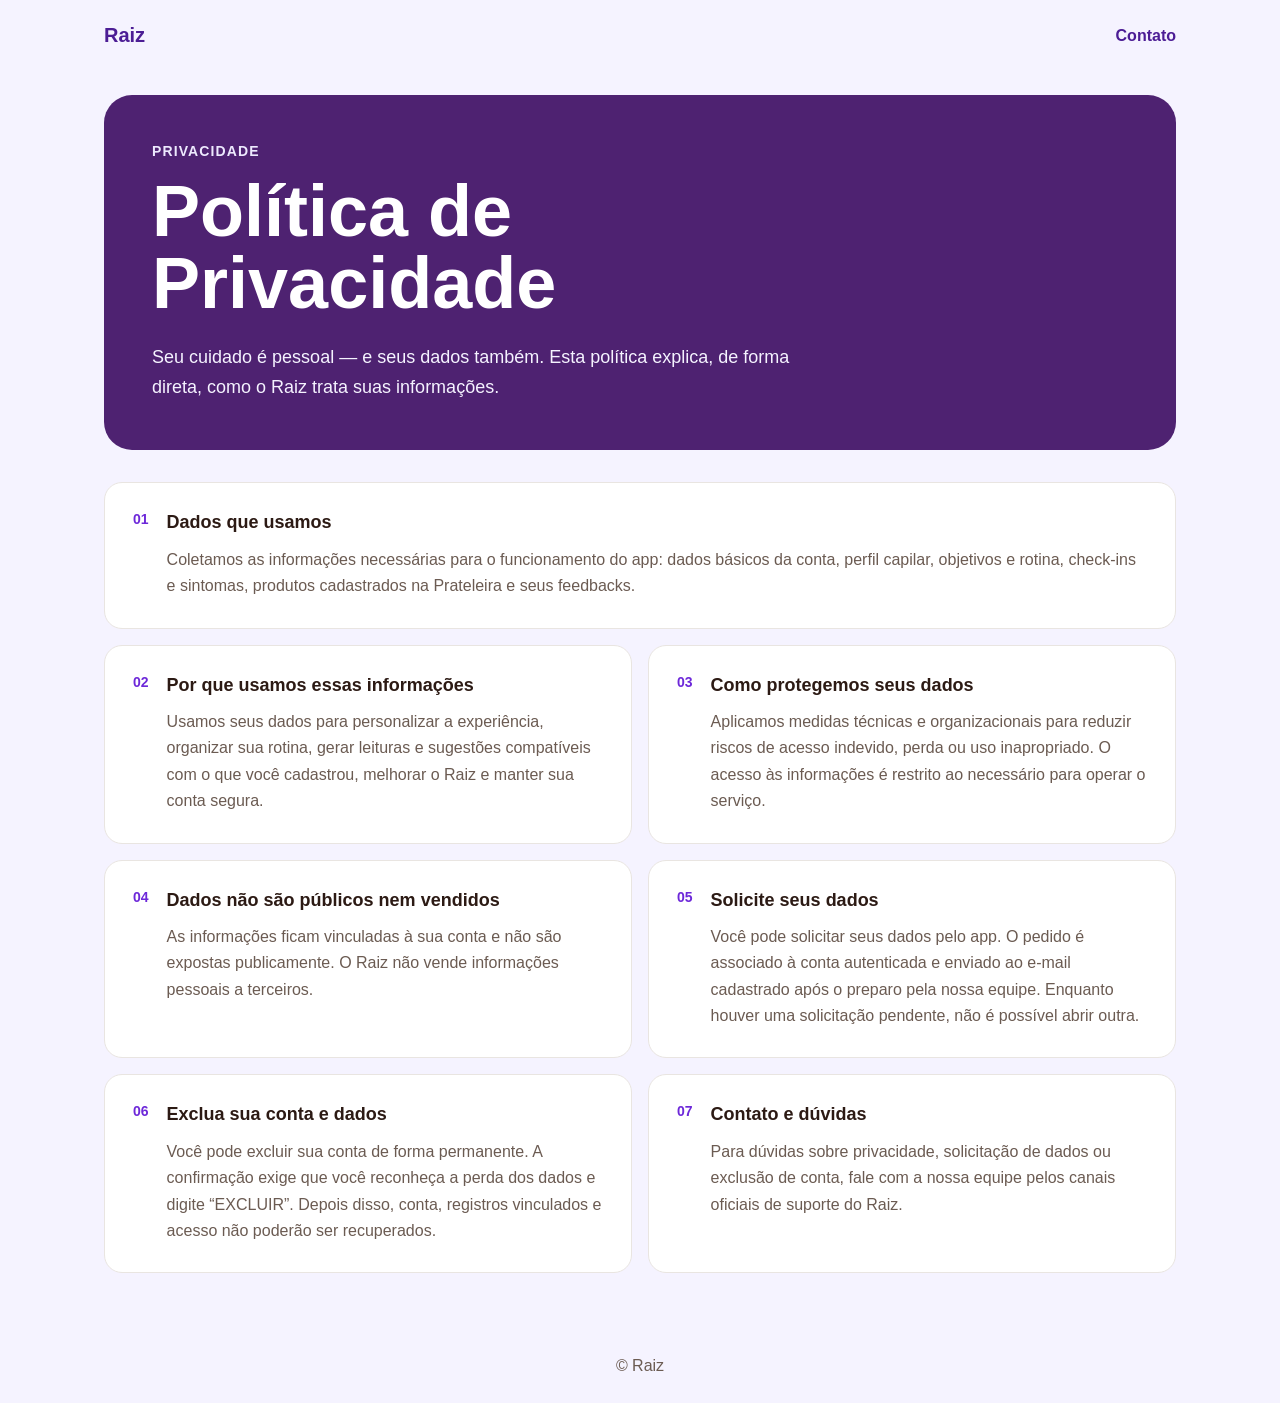
<file: privacidade/index.html>
<!doctype html>
<html lang="pt-BR">
  <head>
    <meta charset="UTF-8" />
    <meta name="viewport" content="width=device-width, initial-scale=1.0" />
    <meta name="description" content="Política de Privacidade do Raiz." />
    <title>Política de Privacidade | Raiz</title>
    <link rel="stylesheet" href="privacy.css" />
  </head>
  <body>
    <header class="topbar">
      <a class="brand" href="#inicio" aria-label="Raiz, início">Raiz</a>
      <a class="contact-link" href="#contato">Contato</a>
    </header>
    <main id="inicio">
      <section class="hero" aria-labelledby="page-title">
        <p class="eyebrow">Privacidade</p>
        <h1 id="page-title">Política de Privacidade</h1>
        <p>Seu cuidado é pessoal — e seus dados também. Esta política explica, de forma direta, como o Raiz trata suas informações.</p>
      </section>
      <section class="privacy" aria-label="Conteúdo da política de privacidade">
        <article><span>01</span><div><h2>Dados que usamos</h2><p>Coletamos as informações necessárias para o funcionamento do app: dados básicos da conta, perfil capilar, objetivos e rotina, check-ins e sintomas, produtos cadastrados na Prateleira e seus feedbacks.</p></div></article>
        <article><span>02</span><div><h2>Por que usamos essas informações</h2><p>Usamos seus dados para personalizar a experiência, organizar sua rotina, gerar leituras e sugestões compatíveis com o que você cadastrou, melhorar o Raiz e manter sua conta segura.</p></div></article>
        <article><span>03</span><div><h2>Como protegemos seus dados</h2><p>Aplicamos medidas técnicas e organizacionais para reduzir riscos de acesso indevido, perda ou uso inapropriado. O acesso às informações é restrito ao necessário para operar o serviço.</p></div></article>
        <article><span>04</span><div><h2>Dados não são públicos nem vendidos</h2><p>As informações ficam vinculadas à sua conta e não são expostas publicamente. O Raiz não vende informações pessoais a terceiros.</p></div></article>
        <article><span>05</span><div><h2>Solicite seus dados</h2><p>Você pode solicitar seus dados pelo app. O pedido é associado à conta autenticada e enviado ao e-mail cadastrado após o preparo pela nossa equipe. Enquanto houver uma solicitação pendente, não é possível abrir outra.</p></div></article>
        <article><span>06</span><div><h2>Exclua sua conta e dados</h2><p>Você pode excluir sua conta de forma permanente. A confirmação exige que você reconheça a perda dos dados e digite “EXCLUIR”. Depois disso, conta, registros vinculados e acesso não poderão ser recuperados.</p></div></article>
        <article id="contato"><span>07</span><div><h2>Contato e dúvidas</h2><p>Para dúvidas sobre privacidade, solicitação de dados ou exclusão de conta, fale com a nossa equipe pelos canais oficiais de suporte do Raiz.</p></div></article>
      </section>
    </main>
    <footer>© Raiz</footer>
  </body>
</html>
</file>
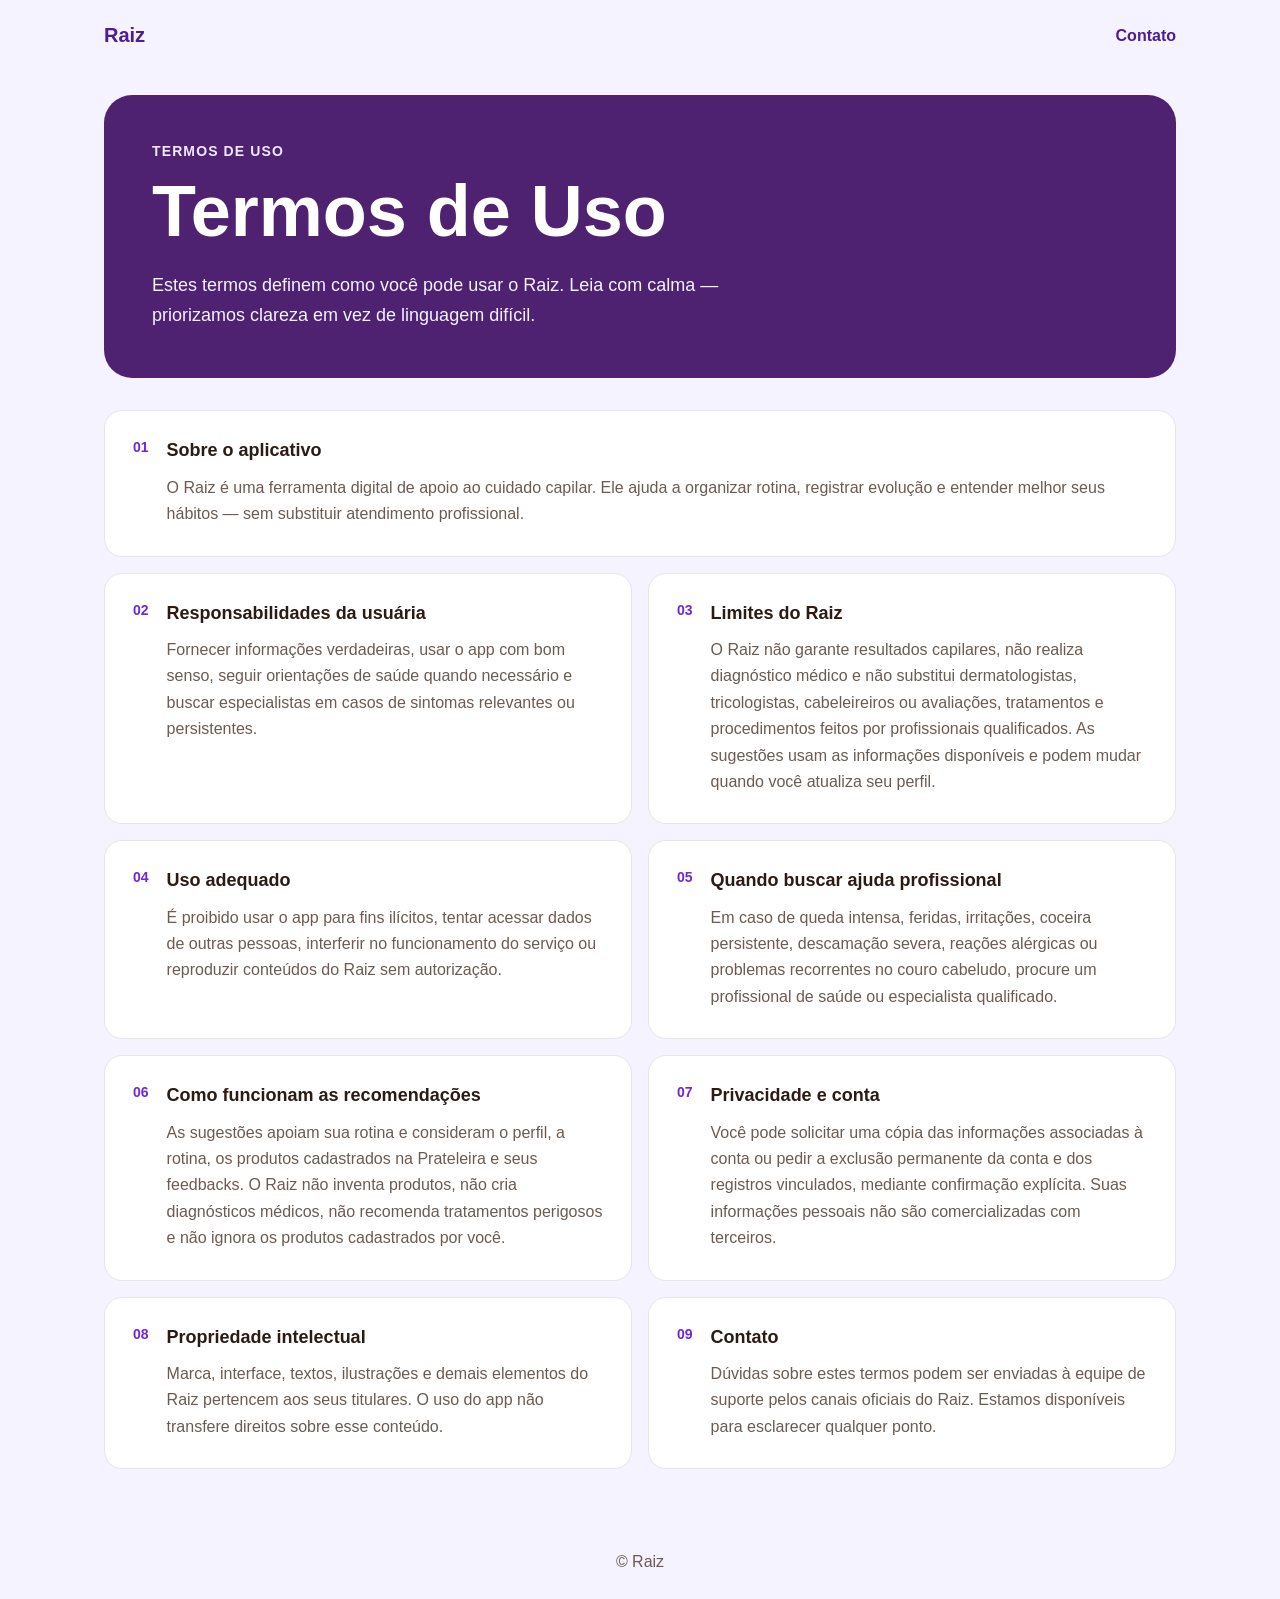
<file: termos/index.html>
<!doctype html>
<html lang="pt-BR">
  <head>
    <meta charset="UTF-8" />
    <meta name="viewport" content="width=device-width, initial-scale=1.0" />
    <meta name="description" content="Termos de Uso do Raiz." />
    <title>Termos de Uso | Raiz</title>
    <link rel="stylesheet" href="terms.css" />
  </head>
  <body>
    <header class="topbar">
      <a class="brand" href="#inicio" aria-label="Raiz, início">Raiz</a>
      <a class="contact-link" href="#contato">Contato</a>
    </header>
    <main id="inicio">
      <section class="hero" aria-labelledby="page-title">
        <p class="eyebrow">Termos de Uso</p>
        <h1 id="page-title">Termos de Uso</h1>
        <p>Estes termos definem como você pode usar o Raiz. Leia com calma — priorizamos clareza em vez de linguagem difícil.</p>
      </section>
      <section class="terms" aria-label="Conteúdo dos termos de uso">
        <article><span>01</span><div><h2>Sobre o aplicativo</h2><p>O Raiz é uma ferramenta digital de apoio ao cuidado capilar. Ele ajuda a organizar rotina, registrar evolução e entender melhor seus hábitos — sem substituir atendimento profissional.</p></div></article>
        <article><span>02</span><div><h2>Responsabilidades da usuária</h2><p>Fornecer informações verdadeiras, usar o app com bom senso, seguir orientações de saúde quando necessário e buscar especialistas em casos de sintomas relevantes ou persistentes.</p></div></article>
        <article><span>03</span><div><h2>Limites do Raiz</h2><p>O Raiz não garante resultados capilares, não realiza diagnóstico médico e não substitui dermatologistas, tricologistas, cabeleireiros ou avaliações, tratamentos e procedimentos feitos por profissionais qualificados. As sugestões usam as informações disponíveis e podem mudar quando você atualiza seu perfil.</p></div></article>
        <article><span>04</span><div><h2>Uso adequado</h2><p>É proibido usar o app para fins ilícitos, tentar acessar dados de outras pessoas, interferir no funcionamento do serviço ou reproduzir conteúdos do Raiz sem autorização.</p></div></article>
        <article><span>05</span><div><h2>Quando buscar ajuda profissional</h2><p>Em caso de queda intensa, feridas, irritações, coceira persistente, descamação severa, reações alérgicas ou problemas recorrentes no couro cabeludo, procure um profissional de saúde ou especialista qualificado.</p></div></article>
        <article><span>06</span><div><h2>Como funcionam as recomendações</h2><p>As sugestões apoiam sua rotina e consideram o perfil, a rotina, os produtos cadastrados na Prateleira e seus feedbacks. O Raiz não inventa produtos, não cria diagnósticos médicos, não recomenda tratamentos perigosos e não ignora os produtos cadastrados por você.</p></div></article>
        <article><span>07</span><div><h2>Privacidade e conta</h2><p>Você pode solicitar uma cópia das informações associadas à conta ou pedir a exclusão permanente da conta e dos registros vinculados, mediante confirmação explícita. Suas informações pessoais não são comercializadas com terceiros.</p></div></article>
        <article><span>08</span><div><h2>Propriedade intelectual</h2><p>Marca, interface, textos, ilustrações e demais elementos do Raiz pertencem aos seus titulares. O uso do app não transfere direitos sobre esse conteúdo.</p></div></article>
        <article id="contato"><span>09</span><div><h2>Contato</h2><p>Dúvidas sobre estes termos podem ser enviadas à equipe de suporte pelos canais oficiais do Raiz. Estamos disponíveis para esclarecer qualquer ponto.</p></div></article>
      </section>
    </main>
    <footer>© Raiz</footer>
  </body>
</html>
</file>
<file: privacidade/privacy.css>
:root { color: #2c1a14; background: #f5f3ff; font-family: Arial, sans-serif; }
* { box-sizing: border-box; }
body { margin: 0; }
.topbar { display: flex; align-items: center; justify-content: space-between; max-width: 1120px; margin: 0 auto; padding: 24px; }
.brand { color: #4c1d95; font-size: 1.25rem; font-weight: 700; text-decoration: none; }
.contact-link { color: #4c1d95; font-weight: 700; text-decoration: none; }
main { max-width: 1120px; margin: 0 auto; padding: 24px 24px 56px; }
.hero { padding: 48px; border-radius: 28px; background: #4e2271; color: #fff; }
.eyebrow { margin: 0 0 16px; color: #ede9fe; font-size: .875rem; font-weight: 700; text-transform: uppercase; letter-spacing: .08em; }
h1 { max-width: 640px; margin: 0; font-size: clamp(2.25rem, 7vw, 4.5rem); line-height: 1; }
.hero > p:last-child { max-width: 660px; margin: 24px 0 0; font-size: 1.125rem; line-height: 1.65; color: #f5f3ff; }
.privacy { display: grid; grid-template-columns: repeat(2, minmax(0, 1fr)); gap: 16px; margin-top: 32px; }
.privacy article { display: flex; gap: 18px; padding: 28px; border: 1px solid #e9e5e1; border-radius: 18px; background: #fff; }
.privacy article:first-child { grid-column: span 2; }
.privacy span { flex: 0 0 auto; color: #6d28d9; font-size: .875rem; font-weight: 700; }
h2 { margin: 0; font-size: 1.125rem; line-height: 1.3; }
.privacy p { margin: 12px 0 0; color: #6b5b52; line-height: 1.65; }
footer { padding: 28px 24px; color: #6b5b52; text-align: center; }
@media (max-width: 680px) { .topbar, main { padding-left: 16px; padding-right: 16px; } .hero { padding: 32px 24px; border-radius: 22px; } .privacy { grid-template-columns: 1fr; } .privacy article, .privacy article:first-child { grid-column: auto; padding: 24px; } }
</file>
<file: termos/terms.css>
:root { color: #2c1a14; background: #f5f3ff; font-family: Arial, sans-serif; }
* { box-sizing: border-box; }
body { margin: 0; }
.topbar { display: flex; align-items: center; justify-content: space-between; max-width: 1120px; margin: 0 auto; padding: 24px; }
.brand { color: #4c1d95; font-size: 1.25rem; font-weight: 700; text-decoration: none; }
.contact-link { color: #4c1d95; font-weight: 700; text-decoration: none; }
main { max-width: 1120px; margin: 0 auto; padding: 24px 24px 56px; }
.hero { padding: 48px; border-radius: 28px; background: #4e2271; color: #fff; }
.eyebrow { margin: 0 0 16px; color: #ede9fe; font-size: .875rem; font-weight: 700; text-transform: uppercase; letter-spacing: .08em; }
h1 { max-width: 640px; margin: 0; font-size: clamp(2.25rem, 7vw, 4.5rem); line-height: 1; }
.hero > p:last-child { max-width: 660px; margin: 24px 0 0; font-size: 1.125rem; line-height: 1.65; color: #f5f3ff; }
.terms { display: grid; grid-template-columns: repeat(2, minmax(0, 1fr)); gap: 16px; margin-top: 32px; }
.terms article { display: flex; gap: 18px; padding: 28px; border: 1px solid #e9e5e1; border-radius: 18px; background: #fff; }
.terms article:first-child { grid-column: span 2; }
.terms span { flex: 0 0 auto; color: #6d28d9; font-size: .875rem; font-weight: 700; }
h2 { margin: 0; font-size: 1.125rem; line-height: 1.3; }
.terms p { margin: 12px 0 0; color: #6b5b52; line-height: 1.65; }
footer { padding: 28px 24px; color: #6b5b52; text-align: center; }
@media (max-width: 680px) { .topbar, main { padding-left: 16px; padding-right: 16px; } .hero { padding: 32px 24px; border-radius: 22px; } .terms { grid-template-columns: 1fr; } .terms article, .terms article:first-child { grid-column: auto; padding: 24px; } }
</file>
